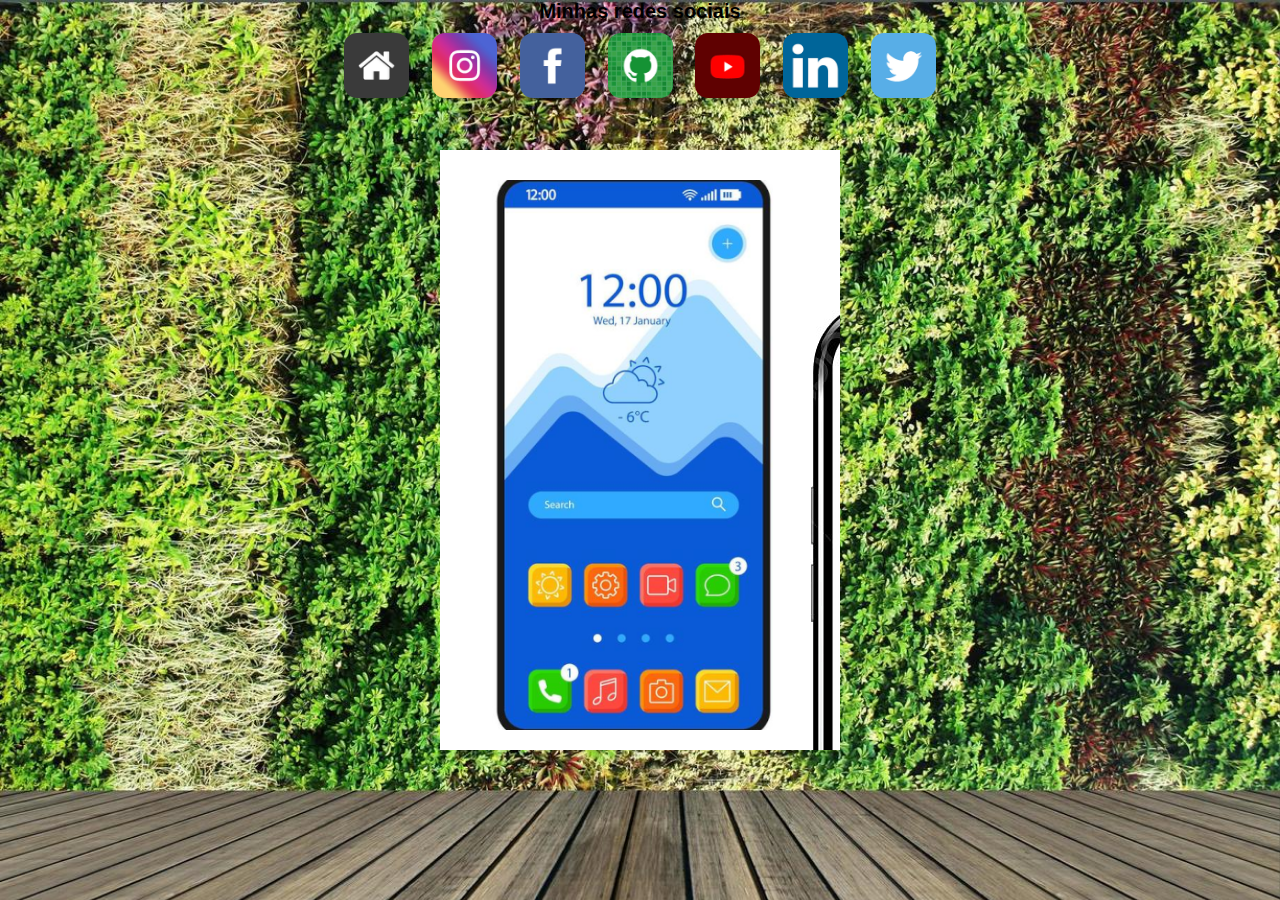
<file: index.html>
<!DOCTYPE html>
<html lang="pt-br">
<head>
    <meta charset="UTF-8">
    <meta http-equiv="X-UA-Compatible" content="IE=edge">
    <meta name="viewport" content="width=device-width, initial-scale=1.0">
    <title>Redes Sociais</title>
    <link rel="shortcut icon" href="" type="image/x-icon">
    <link rel="stylesheet" href="assets/style/style.css">
</head>
<body>
    <main>
        <section id="social">
            <h1>Minhas redes sociais</h1>
            <a href="home.html" target="tela"><img src="assets/imagens/logo-home.jpg" alt="Home"></a>
            <a href="instagram.html" target="tela"><img src="assets/imagens/logo-instagram.jpg" alt="Instagram"></a>
            <a href="facebook.html" target="tela"><img src="assets/imagens/logo-facebook.jpg" alt="Facebook"></a>
            <a href="github.html" target="tela"><img src="assets/imagens/logo-github.jpg" alt="Github"></a>
            <a href="youtube.html" target="tela"><img src="assets/imagens/logo-youtube.jpg" alt="Youtube"></a>
            <a href="linkedin.html" target="tela"><img src="assets/imagens/logo-linkedin-300.jpg" alt="Linkedin"></a>
            <a href="home.html" target="tela"><img src="assets/imagens/logo-twitter.jpg" alt="Twitter"></a>
        </section>
        <section id="smartphone">
            <iframe src="home.html" frameborder="0" name="tela" id="tela"></iframe>
        </section>
    </main>
    <!--<footer>
        <p>Diretos reservados por <a href="https://github.com/augustosellsantos" target="_blank" rel="external">Augusto Sell dos Santos</a> no <a href="https://www.youtube.com/c/CursoemV%C3%ADdeo" target="_blank" rel="external">CursoemVideo</a>.</p>
    </footer>-->
</body>
</html>
</file>
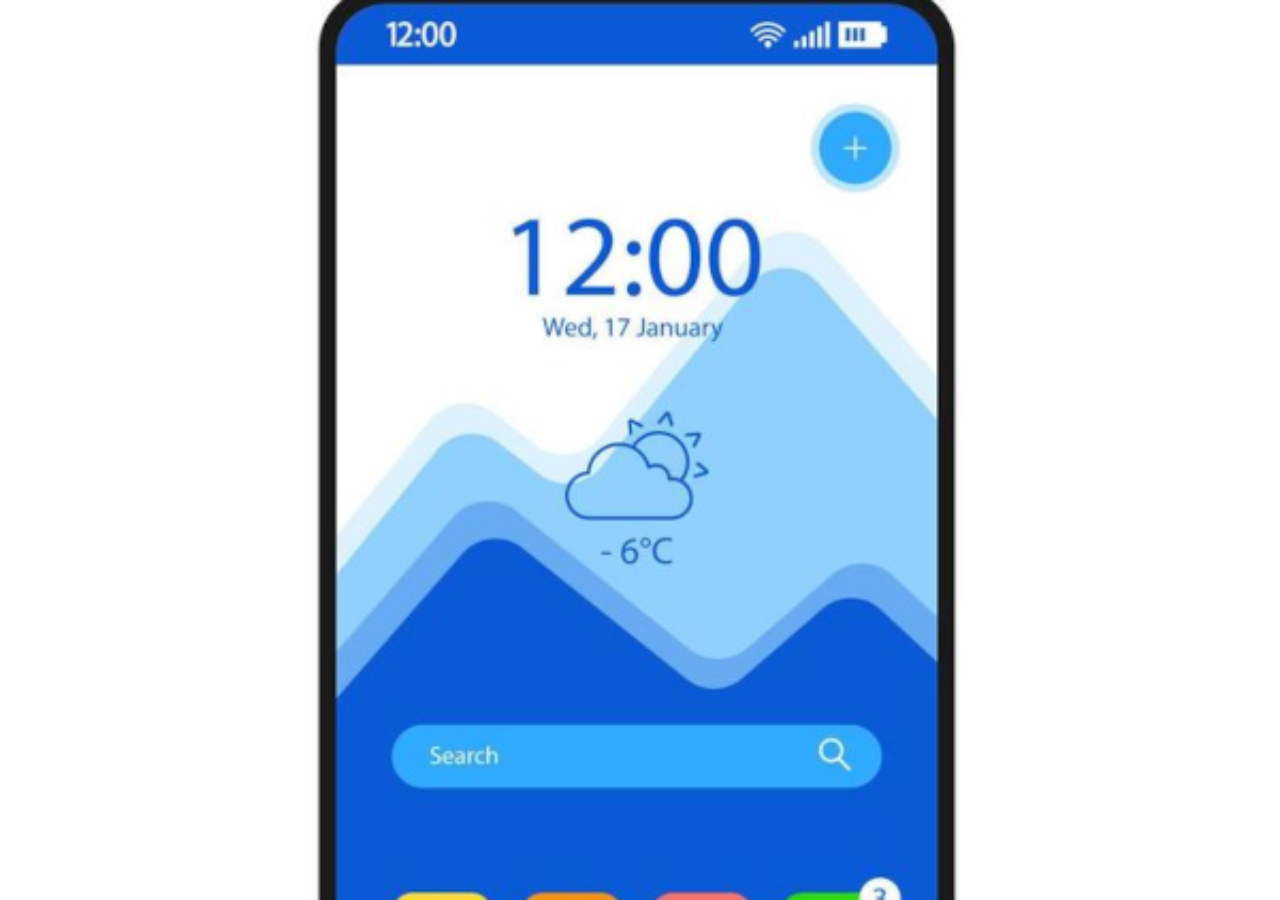
<file: home.html>
<!DOCTYPE html>
<html lang="pt-br">
<head>
    <meta charset="UTF-8">
    <meta http-equiv="X-UA-Compatible" content="IE=edge">
    <meta name="viewport" content="width=device-width, initial-scale=1.0">
    <title>Home</title>
    <style>
        * {
            margin: 0px;
            padding: 0px;
        }
        body {
            width: 100vw;
            height: 100vh;
            background: #4e9e4e url(assets/imagens/tela-home.png) no-repeat top center;
            background-size: cover;
        }
    </style>
</head>
<body>
    
</body>
</html>
</file>
<file: assets/style/style.css>
@charset "UTF-8";

:root {
    /* Paleta de cores */
    --cor: #ffffff;
    --cor0: #000000;
    --cor1: #BDBF80;
    --cor2: #F0F2A7;
    --cor3: #A6A272;
    --cor4: #BF702A;
    --cor5: #734124;
    /* Fontes */
    --font0: 'Lucida Sans', 'Lucida Sans Regular', 'Lucida Grande', 'Lucida Sans Unicode', Geneva, Verdana, sans-serif;
    /** Sombra **/
    --shadow0: 2px 2px 5px #00000035;
    --shadow1: 5px 5px 10px #00000043;
}
/* reset */
* {
    margin: 0;
    padding: 0;
    box-sizing: border-box;
}
/* padrão */
html {
    font-size: 62.5%;
}
body {
    height: 100vh;
    width: 100vw;
    font-family: var(--font0);
    background: var(--cor2) url(../imagens/foto-fundo.jpg) no-repeat top center;
    background-size: cover;
    background-attachment: fixed;
}
main {
    position: relative;
    height: 100vh;
}
#smartphone {
    position: absolute;
    top: 50%;
    left: 50%;
    transform: translate(-50%, -50%);
    height: 600px;
    width: 400px;
    background: var(--cor3) url(../imagens/smartphone1.jpg) no-repeat;
}
#tela {
    position: relative;
    top: 30px;
    left: 20px;
    width: 350px;
    height: 550px;
}
h1 {
    font-family: var(--font0);
    
}
#social {
    text-align: center;
}
#social img {
    width: 65px;
    margin: 10px;
    border-radius: 20%;
    box-shadow: var(--shadow0);
    box-sizing: border-box;
}
#social img:hover {
    border: 3px solid var(--shadow0);
    transform: translate(-2.5px, -2.5px);
    box-shadow: var(--shadow1);
    transition: transform .3s;
}
/**footer {
    background-color: var(--cor5);
    color: white;
    padding: 5px;
}
footer p {
    text-align: center;
}
footer a {
    text-decoration: none;
    color: white;
    font-weight: bold;
}
footer a:hover {
    background-color: var(--cor2);
    color: var(--cor4);
}**/
</file>
